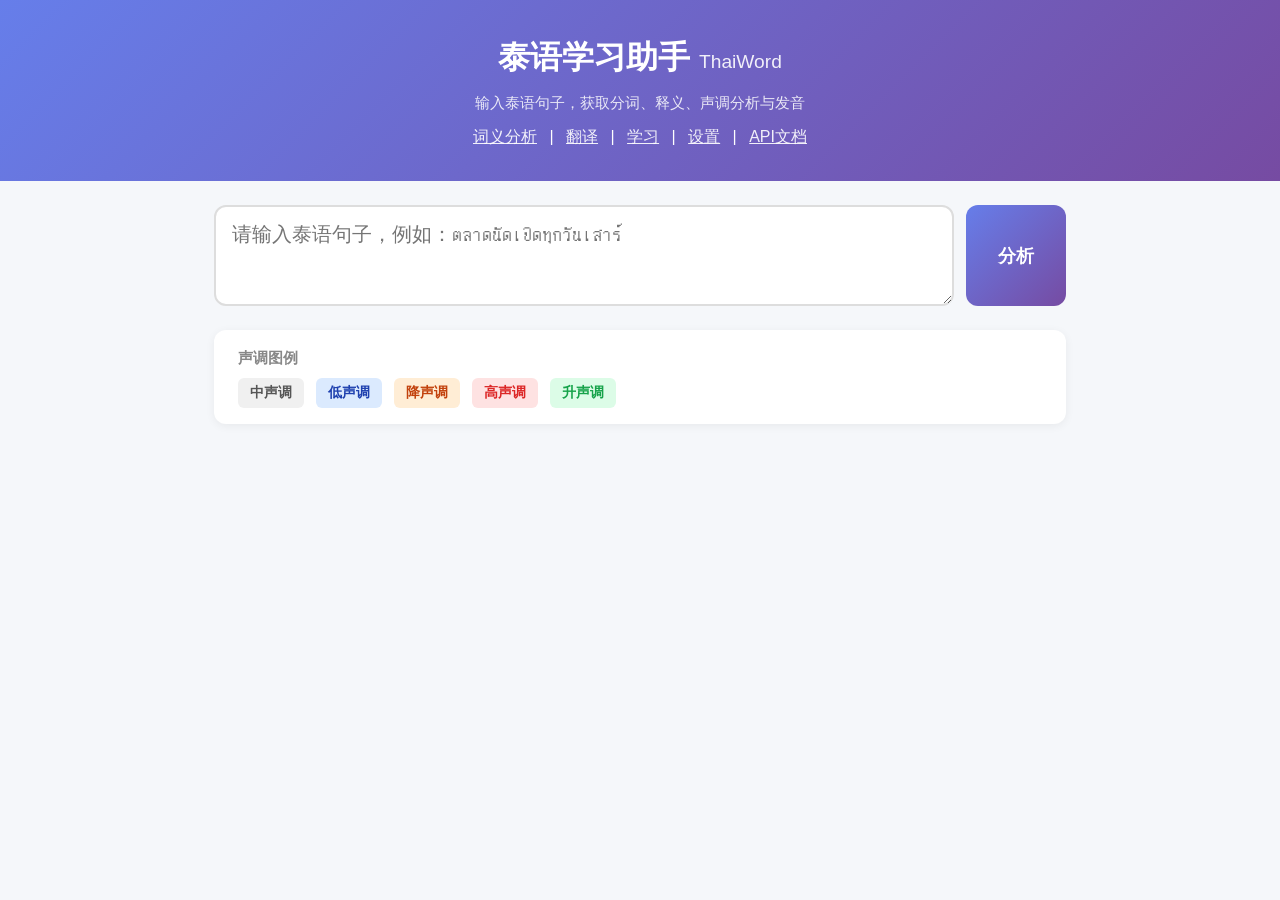
<file: static/index.html>
<!DOCTYPE html>
<html lang="zh-CN">
<head>
    <meta charset="UTF-8">
    <meta name="viewport" content="width=device-width, initial-scale=1.0">
    <title>泰语学习助手 ThaiWord</title>
    <link rel="stylesheet" href="/static/css/style.css">
    <script src="/static/js/crypto.js"></script>
</head>
<body>
    <header>
        <h1>泰语学习助手 <span class="subtitle">ThaiWord</span></h1>
        <p class="tagline">输入泰语句子，获取分词、释义、声调分析与发音</p>
        <div style="margin-top:0.5rem;">
            <a href="/" style="color:rgba(255,255,255,0.9);margin:0 0.5rem;">词义分析</a> |
            <a href="/translate.html" style="color:rgba(255,255,255,0.9);margin:0 0.5rem;">翻译</a> |
            <a href="/learn.html" style="color:rgba(255,255,255,0.9);margin:0 0.5rem;">学习</a> |
            <a href="/settings.html" style="color:rgba(255,255,255,0.9);margin:0 0.5rem;">设置</a> |
            <a href="/api-docs.html" style="color:rgba(255,255,255,0.9);margin:0 0.5rem;">API文档</a>
        </div>
    </header>

    <main>
        <section class="input-section">
            <textarea id="thaiInput" placeholder="请输入泰语句子，例如：ตลาดนัดเปิดทุกวันเสาร์" rows="3"></textarea>
            <button id="analyzeBtn" onclick="analyzeSentence()">分析</button>
            <button id="cancelBtn" onclick="cancelAnalyze()" style="display:none;background:linear-gradient(135deg,#ef4444,#dc2626);">取消</button>
        </section>

        <div class="loading-bar" id="loadingBar"></div>
        <div class="status-text" id="statusText"></div>

        <section id="results" class="results hidden">
            <div id="sentenceDisplay" class="sentence-display"></div>
            <div id="detailPanel" class="detail-panel hidden"></div>
        </section>

        <div id="tooltip" class="tooltip hidden"></div>

        <section class="tone-legend">
            <h3>声调图例</h3>
            <div class="legend-items">
                <span class="tone-mid">中声调</span>
                <span class="tone-low">低声调</span>
                <span class="tone-falling">降声调</span>
                <span class="tone-high">高声调</span>
                <span class="tone-rising">升声调</span>
            </div>
        </section>
    </main>

    <script src="/static/js/app.js"></script>
</body>
</html>
</file>
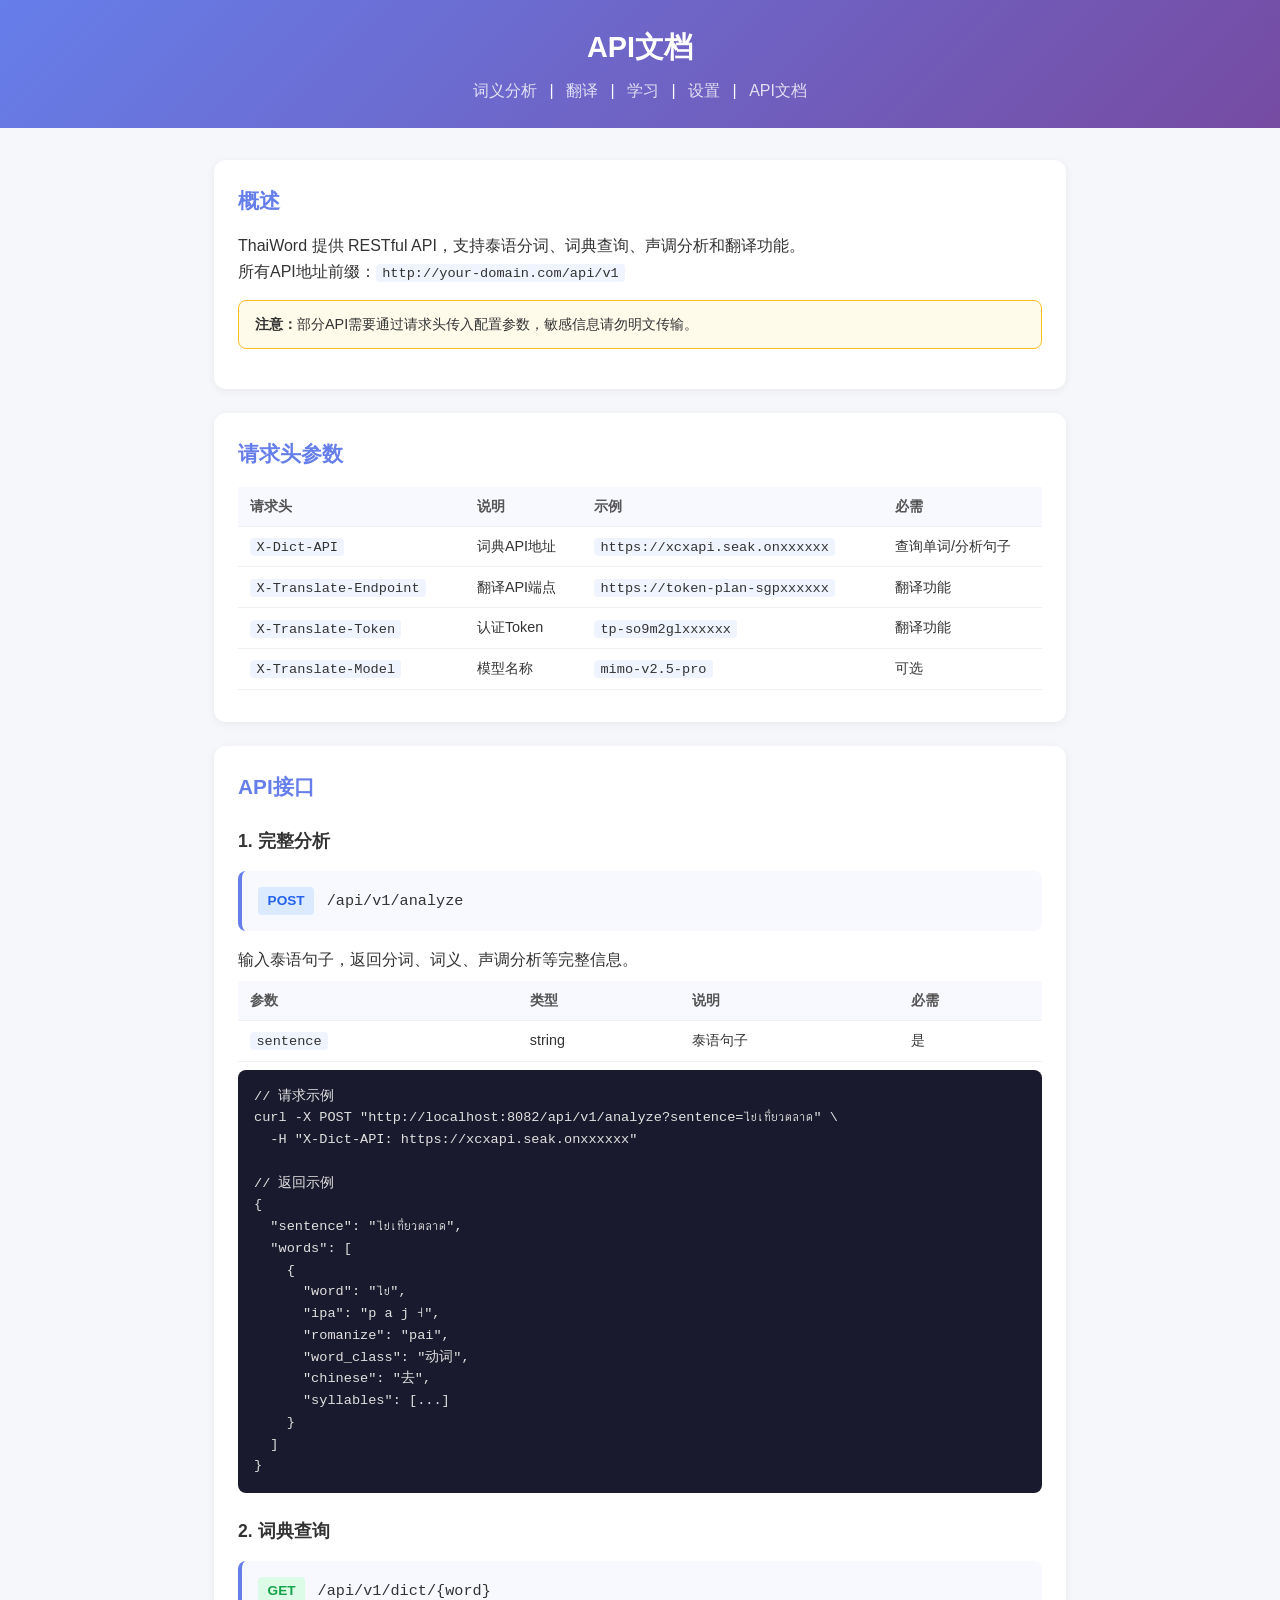
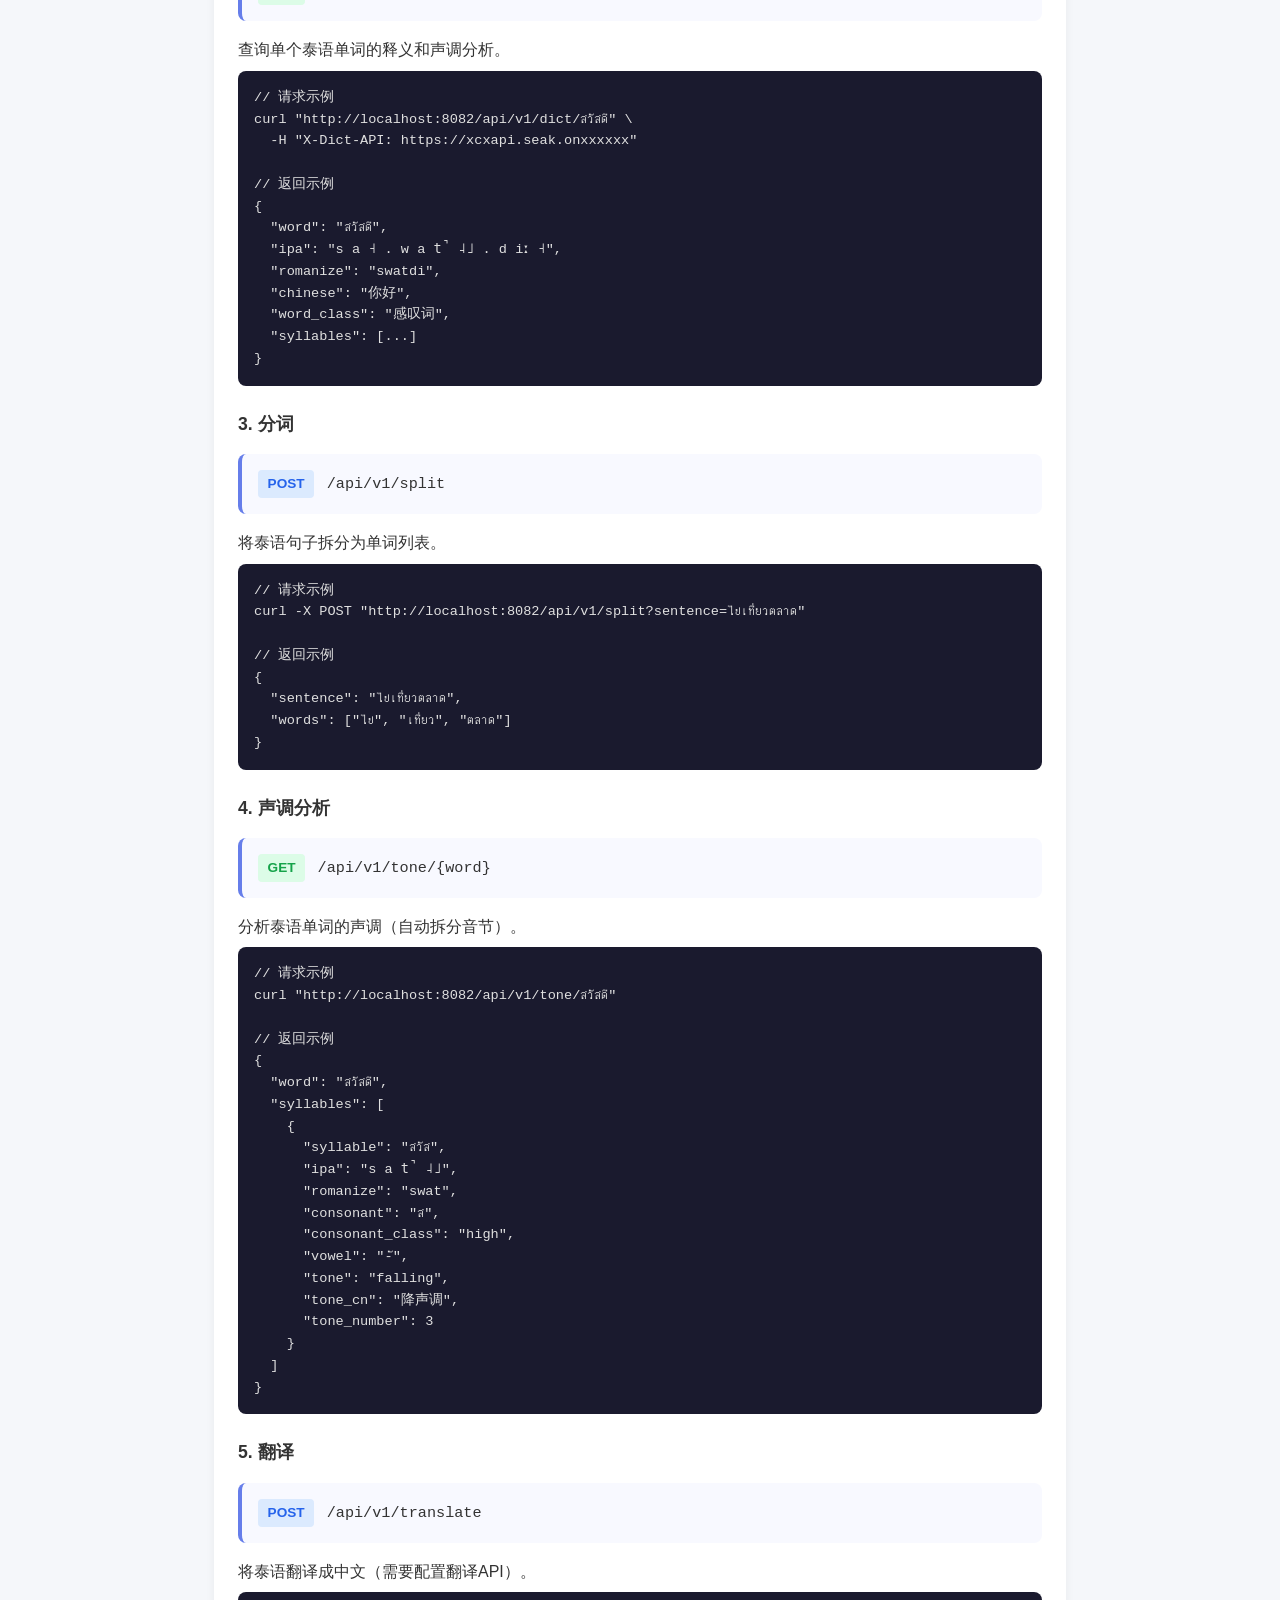
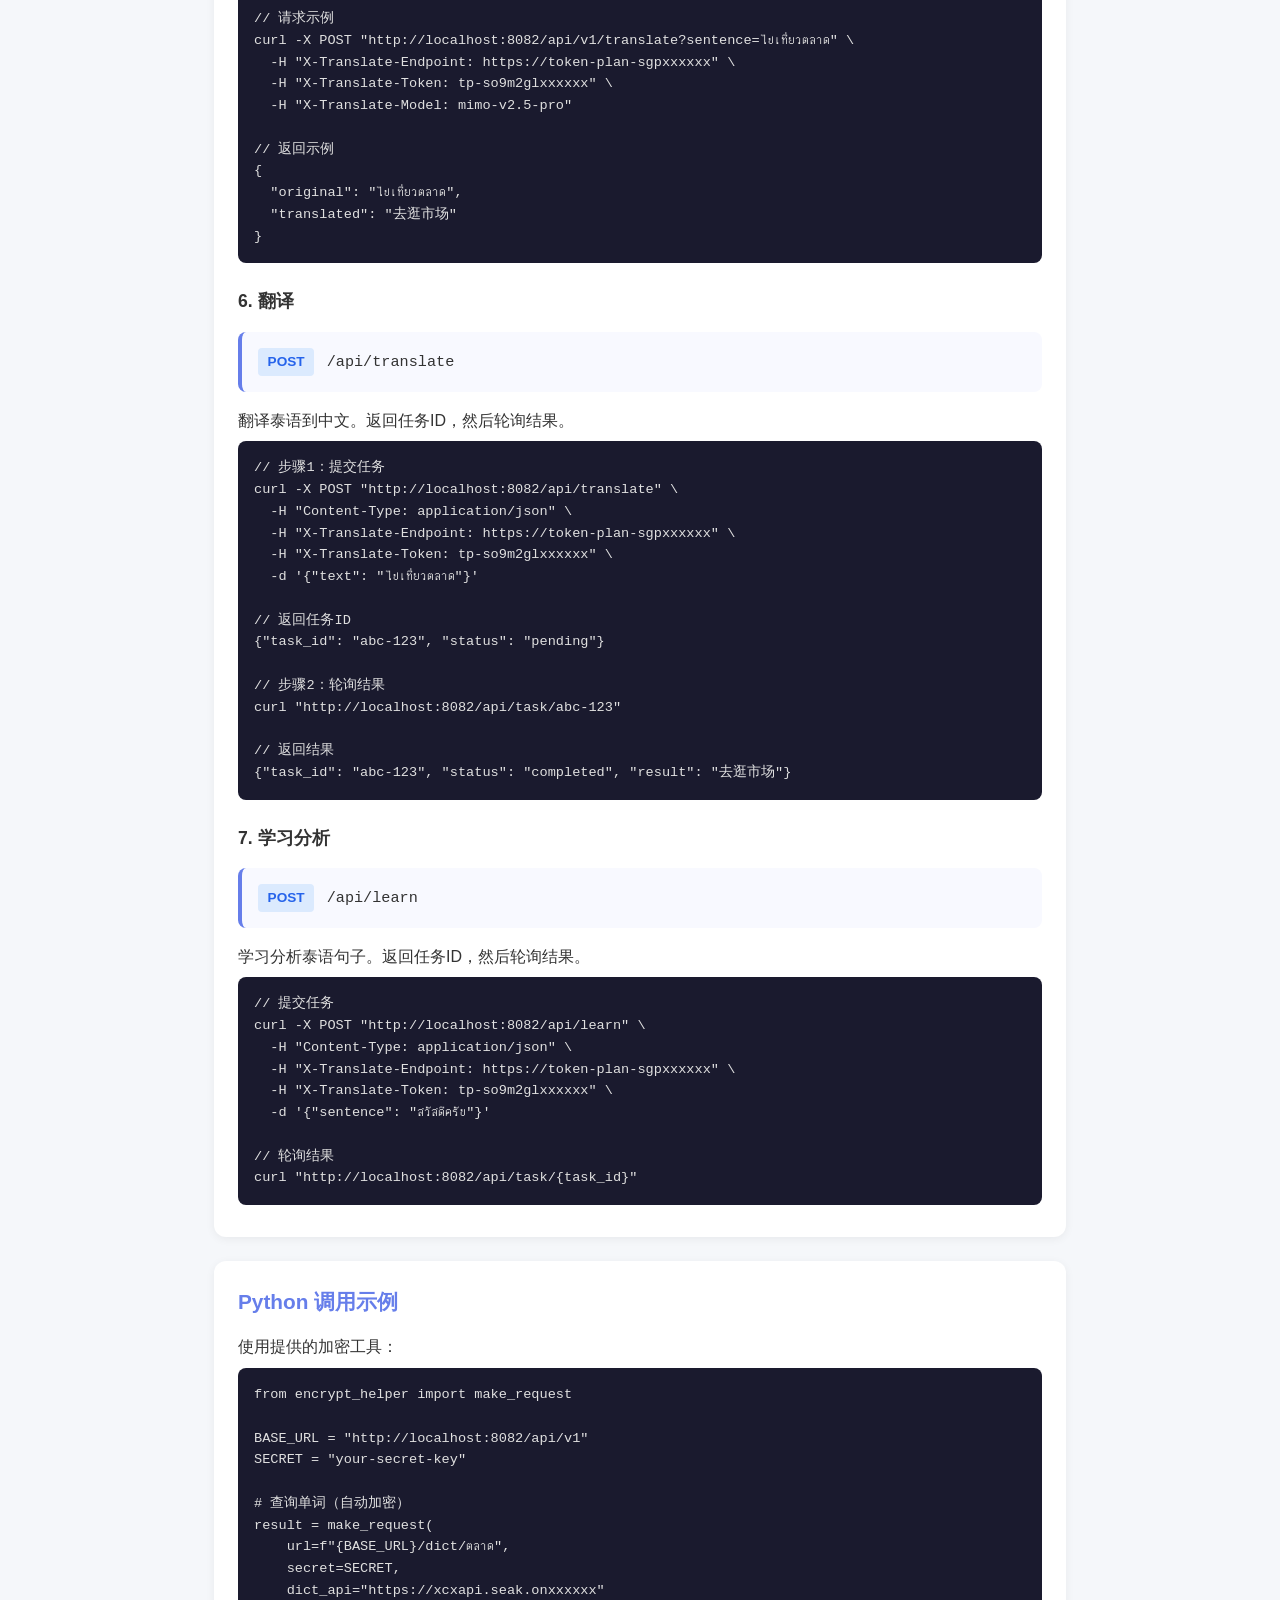
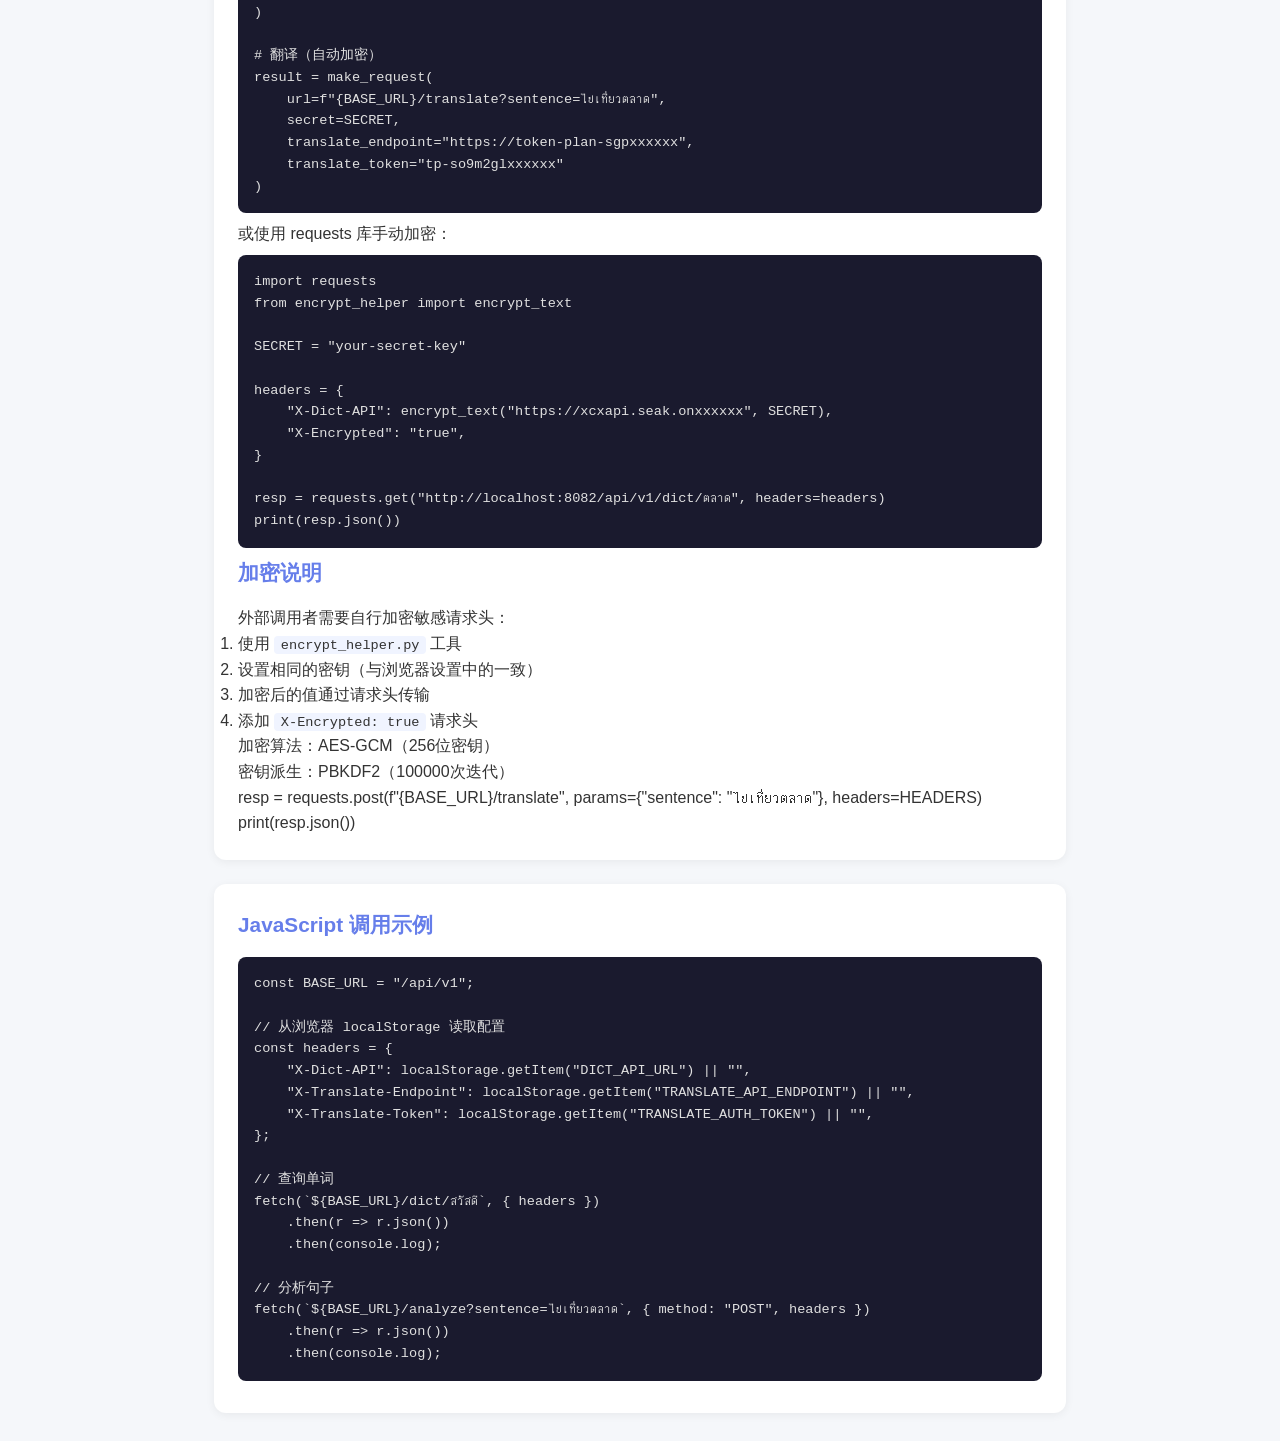
<file: static/api-docs.html>
<!DOCTYPE html>
<html lang="zh-CN">
<head>
    <meta charset="UTF-8">
    <meta name="viewport" content="width=device-width, initial-scale=1.0">
    <title>API文档 - ThaiWord</title>
    <style>
        * { margin: 0; padding: 0; box-sizing: border-box; }
        body {
            font-family: -apple-system, BlinkMacSystemFont, "Segoe UI", Roboto, "Noto Sans SC", sans-serif;
            background: #f5f7fa;
            color: #333;
            line-height: 1.6;
        }
        header {
            background: linear-gradient(135deg, #667eea 0%, #764ba2 100%);
            color: white;
            text-align: center;
            padding: 1.5rem 1rem;
        }
        header h1 { font-size: 1.8rem; }
        header .nav { margin-top: 0.5rem; }
        header .nav a { color: rgba(255,255,255,0.8); text-decoration: none; margin: 0 0.5rem; }
        header .nav a:hover { color: white; }
        main { max-width: 900px; margin: 2rem auto; padding: 0 1.5rem; }
        .card {
            background: white;
            border-radius: 12px;
            padding: 1.5rem;
            box-shadow: 0 2px 10px rgba(0,0,0,0.06);
            margin-bottom: 1.5rem;
        }
        h2 { color: #667eea; margin-bottom: 1rem; font-size: 1.3rem; }
        h3 { color: #333; margin: 1.5rem 0 0.5rem; font-size: 1.1rem; }
        .endpoint {
            background: #f8f9ff;
            border-radius: 8px;
            padding: 1rem;
            margin: 1rem 0;
            border-left: 4px solid #667eea;
        }
        .method {
            display: inline-block;
            padding: 0.2rem 0.6rem;
            border-radius: 4px;
            font-weight: 600;
            font-size: 0.85rem;
            margin-right: 0.5rem;
        }
        .method-get { background: #dcfce7; color: #16a34a; }
        .method-post { background: #dbeafe; color: #2563eb; }
        .url { font-family: monospace; font-size: 0.95rem; }
        table {
            width: 100%;
            border-collapse: collapse;
            margin: 0.5rem 0;
            font-size: 0.9rem;
        }
        th, td {
            padding: 0.5rem 0.75rem;
            text-align: left;
            border-bottom: 1px solid #f0f0f0;
        }
        th { background: #f8f9ff; font-weight: 600; color: #555; }
        code {
            background: #f0f4ff;
            padding: 0.1rem 0.4rem;
            border-radius: 4px;
            font-size: 0.85rem;
            font-family: monospace;
        }
        pre {
            background: #1a1a2e;
            color: #e0e0e0;
            padding: 1rem;
            border-radius: 8px;
            overflow-x: auto;
            font-size: 0.85rem;
            margin: 0.5rem 0;
        }
        .note {
            background: #fffbeb;
            border: 1px solid #fbbf24;
            border-radius: 8px;
            padding: 0.75rem 1rem;
            margin: 1rem 0;
            font-size: 0.9rem;
        }
    </style>
</head>
<body>
    <header>
        <h1>API文档</h1>
        <div class="nav">
            <a href="/">词义分析</a> |
            <a href="/translate.html">翻译</a> |
            <a href="/learn.html">学习</a> |
            <a href="/settings.html">设置</a> |
            <a href="/api-docs.html">API文档</a>
        </div>
    </header>

    <main>
        <div class="card">
            <h2>概述</h2>
            <p>ThaiWord 提供 RESTful API，支持泰语分词、词典查询、声调分析和翻译功能。</p>
            <p>所有API地址前缀：<code>http://your-domain.com/api/v1</code></p>

            <div class="note">
                <strong>注意：</strong>部分API需要通过请求头传入配置参数，敏感信息请勿明文传输。
            </div>
        </div>

        <div class="card">
            <h2>请求头参数</h2>
            <table>
                <thead>
                    <tr>
                        <th>请求头</th>
                        <th>说明</th>
                        <th>示例</th>
                        <th>必需</th>
                    </tr>
                </thead>
                <tbody>
                    <tr>
                        <td><code>X-Dict-API</code></td>
                        <td>词典API地址</td>
                        <td><code>https://xcxapi.seak.onxxxxxx</code></td>
                        <td>查询单词/分析句子</td>
                    </tr>
                    <tr>
                        <td><code>X-Translate-Endpoint</code></td>
                        <td>翻译API端点</td>
                        <td><code>https://token-plan-sgpxxxxxx</code></td>
                        <td>翻译功能</td>
                    </tr>
                    <tr>
                        <td><code>X-Translate-Token</code></td>
                        <td>认证Token</td>
                        <td><code>tp-so9m2glxxxxxx</code></td>
                        <td>翻译功能</td>
                    </tr>
                    <tr>
                        <td><code>X-Translate-Model</code></td>
                        <td>模型名称</td>
                        <td><code>mimo-v2.5-pro</code></td>
                        <td>可选</td>
                    </tr>
                </tbody>
            </table>
        </div>

        <div class="card">
            <h2>API接口</h2>

            <h3>1. 完整分析</h3>
            <div class="endpoint">
                <span class="method method-post">POST</span>
                <span class="url">/api/v1/analyze</span>
            </div>
            <p>输入泰语句子，返回分词、词义、声调分析等完整信息。</p>
            <table>
                <thead>
                    <tr>
                        <th>参数</th>
                        <th>类型</th>
                        <th>说明</th>
                        <th>必需</th>
                    </tr>
                </thead>
                <tbody>
                    <tr>
                        <td><code>sentence</code></td>
                        <td>string</td>
                        <td>泰语句子</td>
                        <td>是</td>
                    </tr>
                </tbody>
            </table>
            <pre>
// 请求示例
curl -X POST "http://localhost:8082/api/v1/analyze?sentence=ไปเที่ยวตลาด" \
  -H "X-Dict-API: https://xcxapi.seak.onxxxxxx"

// 返回示例
{
  "sentence": "ไปเที่ยวตลาด",
  "words": [
    {
      "word": "ไป",
      "ipa": "p a j ˧",
      "romanize": "pai",
      "word_class": "动词",
      "chinese": "去",
      "syllables": [...]
    }
  ]
}</pre>

            <h3>2. 词典查询</h3>
            <div class="endpoint">
                <span class="method method-get">GET</span>
                <span class="url">/api/v1/dict/{word}</span>
            </div>
            <p>查询单个泰语单词的释义和声调分析。</p>
            <pre>
// 请求示例
curl "http://localhost:8082/api/v1/dict/สวัสดี" \
  -H "X-Dict-API: https://xcxapi.seak.onxxxxxx"

// 返回示例
{
  "word": "สวัสดี",
  "ipa": "s a ˧ . w a t̚ ˨˩ . d iː ˧",
  "romanize": "swatdi",
  "chinese": "你好",
  "word_class": "感叹词",
  "syllables": [...]
}</pre>

            <h3>3. 分词</h3>
            <div class="endpoint">
                <span class="method method-post">POST</span>
                <span class="url">/api/v1/split</span>
            </div>
            <p>将泰语句子拆分为单词列表。</p>
            <pre>
// 请求示例
curl -X POST "http://localhost:8082/api/v1/split?sentence=ไปเที่ยวตลาด"

// 返回示例
{
  "sentence": "ไปเที่ยวตลาด",
  "words": ["ไป", "เที่ยว", "ตลาด"]
}</pre>

            <h3>4. 声调分析</h3>
            <div class="endpoint">
                <span class="method method-get">GET</span>
                <span class="url">/api/v1/tone/{word}</span>
            </div>
            <p>分析泰语单词的声调（自动拆分音节）。</p>
            <pre>
// 请求示例
curl "http://localhost:8082/api/v1/tone/สวัสดี"

// 返回示例
{
  "word": "สวัสดี",
  "syllables": [
    {
      "syllable": "สวัส",
      "ipa": "s a t̚ ˨˩",
      "romanize": "swat",
      "consonant": "ส",
      "consonant_class": "high",
      "vowel": "-ั",
      "tone": "falling",
      "tone_cn": "降声调",
      "tone_number": 3
    }
  ]
}</pre>

            <h3>5. 翻译</h3>
            <div class="endpoint">
                <span class="method method-post">POST</span>
                <span class="url">/api/v1/translate</span>
            </div>
            <p>将泰语翻译成中文（需要配置翻译API）。</p>
            <pre>
// 请求示例
curl -X POST "http://localhost:8082/api/v1/translate?sentence=ไปเที่ยวตลาด" \
  -H "X-Translate-Endpoint: https://token-plan-sgpxxxxxx" \
  -H "X-Translate-Token: tp-so9m2glxxxxxx" \
  -H "X-Translate-Model: mimo-v2.5-pro"

// 返回示例
{
  "original": "ไปเที่ยวตลาด",
  "translated": "去逛市场"
}</pre>

            <h3>6. 翻译</h3>
            <div class="endpoint">
                <span class="method method-post">POST</span>
                <span class="url">/api/translate</span>
            </div>
            <p>翻译泰语到中文。返回任务ID，然后轮询结果。</p>
            <pre>
// 步骤1：提交任务
curl -X POST "http://localhost:8082/api/translate" \
  -H "Content-Type: application/json" \
  -H "X-Translate-Endpoint: https://token-plan-sgpxxxxxx" \
  -H "X-Translate-Token: tp-so9m2glxxxxxx" \
  -d '{"text": "ไปเที่ยวตลาด"}'

// 返回任务ID
{"task_id": "abc-123", "status": "pending"}

// 步骤2：轮询结果
curl "http://localhost:8082/api/task/abc-123"

// 返回结果
{"task_id": "abc-123", "status": "completed", "result": "去逛市场"}</pre>

            <h3>7. 学习分析</h3>
            <div class="endpoint">
                <span class="method method-post">POST</span>
                <span class="url">/api/learn</span>
            </div>
            <p>学习分析泰语句子。返回任务ID，然后轮询结果。</p>
            <pre>
// 提交任务
curl -X POST "http://localhost:8082/api/learn" \
  -H "Content-Type: application/json" \
  -H "X-Translate-Endpoint: https://token-plan-sgpxxxxxx" \
  -H "X-Translate-Token: tp-so9m2glxxxxxx" \
  -d '{"sentence": "สวัสดีครับ"}'

// 轮询结果
curl "http://localhost:8082/api/task/{task_id}"</pre>
        </div>

        <div class="card">
            <h2>Python 调用示例</h2>
            <p>使用提供的加密工具：</p>
            <pre>
from encrypt_helper import make_request

BASE_URL = "http://localhost:8082/api/v1"
SECRET = "your-secret-key"

# 查询单词（自动加密）
result = make_request(
    url=f"{BASE_URL}/dict/ตลาด",
    secret=SECRET,
    dict_api="https://xcxapi.seak.onxxxxxx"
)

# 翻译（自动加密）
result = make_request(
    url=f"{BASE_URL}/translate?sentence=ไปเที่ยวตลาด",
    secret=SECRET,
    translate_endpoint="https://token-plan-sgpxxxxxx",
    translate_token="tp-so9m2glxxxxxx"
)</pre>

            <p>或使用 requests 库手动加密：</p>
            <pre>
import requests
from encrypt_helper import encrypt_text

SECRET = "your-secret-key"

headers = {
    "X-Dict-API": encrypt_text("https://xcxapi.seak.onxxxxxx", SECRET),
    "X-Encrypted": "true",
}

resp = requests.get("http://localhost:8082/api/v1/dict/ตลาด", headers=headers)
print(resp.json())</pre>

            <h2>加密说明</h2>
            <p>外部调用者需要自行加密敏感请求头：</p>
            <ol>
                <li>使用 <code>encrypt_helper.py</code> 工具</li>
                <li>设置相同的密钥（与浏览器设置中的一致）</li>
                <li>加密后的值通过请求头传输</li>
                <li>添加 <code>X-Encrypted: true</code> 请求头</li>
            </ol>

            <p>加密算法：AES-GCM（256位密钥）</p>
            <p>密钥派生：PBKDF2（100000次迭代）</p>
resp = requests.post(f"{BASE_URL}/translate", params={"sentence": "ไปเที่ยวตลาด"}, headers=HEADERS)
print(resp.json())</pre>
        </div>

        <div class="card">
            <h2>JavaScript 调用示例</h2>
            <pre>
const BASE_URL = "/api/v1";

// 从浏览器 localStorage 读取配置
const headers = {
    "X-Dict-API": localStorage.getItem("DICT_API_URL") || "",
    "X-Translate-Endpoint": localStorage.getItem("TRANSLATE_API_ENDPOINT") || "",
    "X-Translate-Token": localStorage.getItem("TRANSLATE_AUTH_TOKEN") || "",
};

// 查询单词
fetch(`${BASE_URL}/dict/สวัสดี`, { headers })
    .then(r => r.json())
    .then(console.log);

// 分析句子
fetch(`${BASE_URL}/analyze?sentence=ไปเที่ยวตลาด`, { method: "POST", headers })
    .then(r => r.json())
    .then(console.log);</pre>
        </div>
    </main>
</body>
</html>
</file>
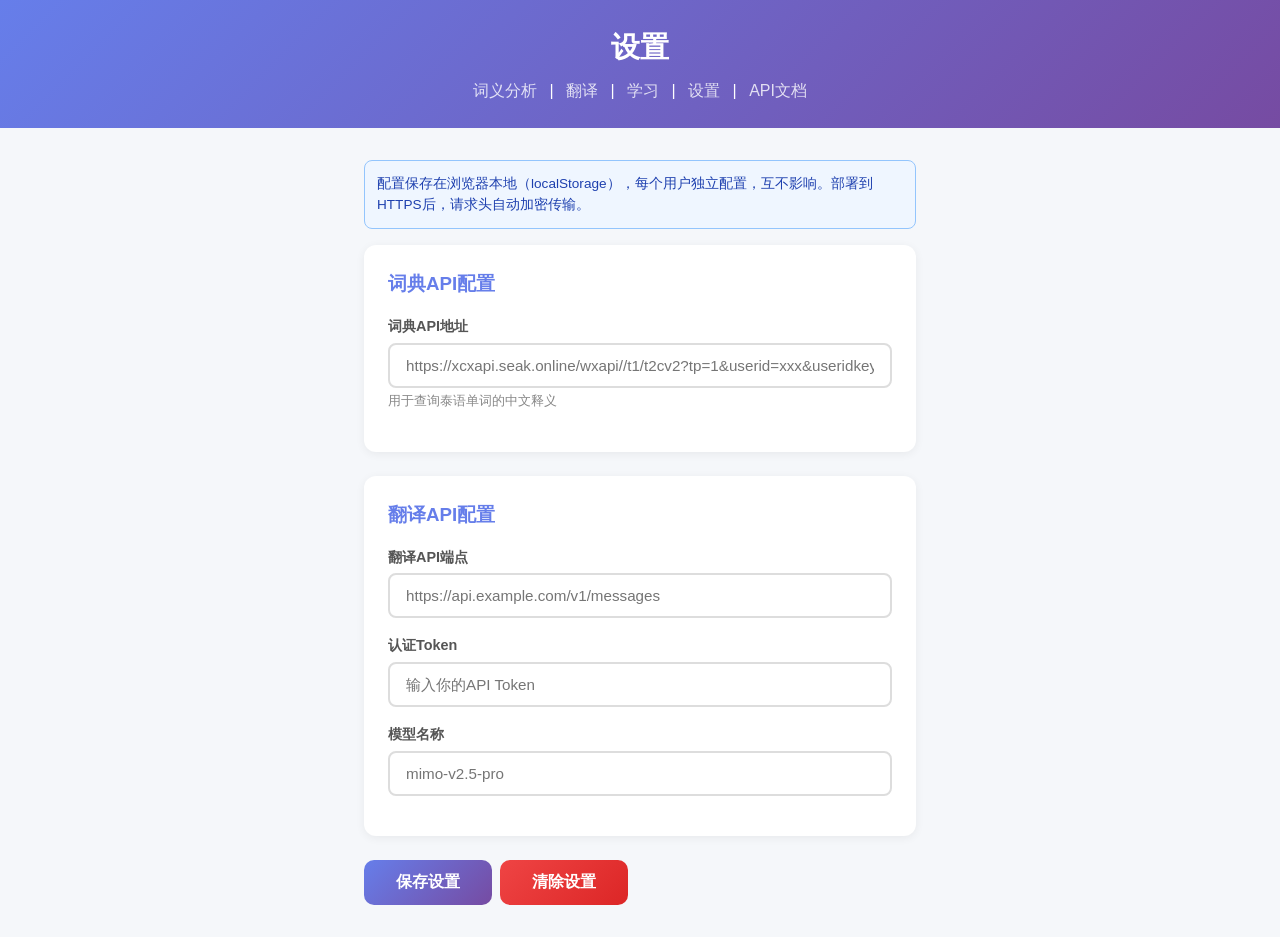
<file: static/settings.html>
<!DOCTYPE html>
<html lang="zh-CN">
<head>
    <meta charset="UTF-8">
    <meta name="viewport" content="width=device-width, initial-scale=1.0">
    <title>设置 - ThaiWord</title>
    <style>
        * { margin: 0; padding: 0; box-sizing: border-box; }
        body {
            font-family: -apple-system, BlinkMacSystemFont, "Segoe UI", Roboto, "Noto Sans SC", sans-serif;
            background: #f5f7fa;
            color: #333;
            line-height: 1.6;
        }
        header {
            background: linear-gradient(135deg, #667eea 0%, #764ba2 100%);
            color: white;
            text-align: center;
            padding: 1.5rem 1rem;
        }
        header h1 { font-size: 1.8rem; }
        header .nav { margin-top: 0.5rem; }
        header .nav a { color: rgba(255,255,255,0.8); text-decoration: none; margin: 0 0.5rem; }
        header .nav a:hover { color: white; }
        main { max-width: 600px; margin: 2rem auto; padding: 0 1.5rem; }
        .card {
            background: white;
            border-radius: 12px;
            padding: 1.5rem;
            box-shadow: 0 2px 10px rgba(0,0,0,0.06);
            margin-bottom: 1.5rem;
        }
        label { display: block; font-weight: 600; margin-bottom: 0.3rem; color: #555; font-size: 0.9rem; }
        input[type="text"], input[type="password"] {
            width: 100%;
            padding: 0.75rem 1rem;
            font-size: 0.95rem;
            font-family: inherit;
            border: 2px solid #ddd;
            border-radius: 8px;
            transition: border-color 0.2s;
            margin-bottom: 1rem;
        }
        input:focus { outline: none; border-color: #667eea; }
        .help { font-size: 0.8rem; color: #888; margin-top: -0.8rem; margin-bottom: 1rem; }
        .btn {
            display: inline-block;
            padding: 0.75rem 2rem;
            font-size: 1rem;
            font-weight: 600;
            color: white;
            background: linear-gradient(135deg, #667eea 0%, #764ba2 100%);
            border: none;
            border-radius: 10px;
            cursor: pointer;
            transition: transform 0.15s, box-shadow 0.15s;
        }
        .btn:hover { transform: translateY(-1px); box-shadow: 0 4px 15px rgba(102,126,234,0.4); }
        .btn-danger { background: linear-gradient(135deg, #ef4444 0%, #dc2626 100%); }
        .btn-secondary { background: #6b7280; }
        .status { padding: 0.5rem 1rem; border-radius: 8px; margin-top: 1rem; font-size: 0.9rem; }
        .status.success { background: #dcfce7; color: #16a34a; }
        .status.error { background: #fee2e2; color: #dc2626; }
        .btn-group { display: flex; gap: 0.5rem; margin-top: 1rem; }
        .note { background: #eff6ff; border: 1px solid #93c5fd; border-radius: 8px; padding: 0.75rem; margin-bottom: 1rem; font-size: 0.85rem; color: #1e40af; }
    </style>
</head>
<body>
    <header>
        <h1>设置</h1>
        <div class="nav">
            <a href="/">词义分析</a> |
            <a href="/translate.html">翻译</a> |
            <a href="/learn.html">学习</a> |
            <a href="/settings.html">设置</a> |
            <a href="/api-docs.html">API文档</a>
        </div>
    </header>

    <main>
        <div class="note">
            配置保存在浏览器本地（localStorage），每个用户独立配置，互不影响。部署到HTTPS后，请求头自动加密传输。
        </div>

        <div class="card">
            <h3 style="margin-bottom:1rem;color:#667eea;">词典API配置</h3>
            <label for="dictApiUrl">词典API地址</label>
            <input type="text" id="dictApiUrl" placeholder="https://xcxapi.seak.online/wxapi//t1/t2cv2?tp=1&userid=xxx&useridkey=xxx">
            <div class="help">用于查询泰语单词的中文释义</div>
        </div>

        <div class="card">
            <h3 style="margin-bottom:1rem;color:#667eea;">翻译API配置</h3>
            <label for="translateEndpoint">翻译API端点</label>
            <input type="text" id="translateEndpoint" placeholder="https://api.example.com/v1/messages">

            <label for="translateToken">认证Token</label>
            <input type="password" id="translateToken" placeholder="输入你的API Token">

            <label for="translateModel">模型名称</label>
            <input type="text" id="translateModel" placeholder="mimo-v2.5-pro">
        </div>

        <div class="btn-group">
            <button class="btn" onclick="saveSettings()">保存设置</button>
            <button class="btn btn-danger" onclick="clearSettings()">清除设置</button>
        </div>

        <div id="status" class="status" style="display:none;"></div>
    </main>

    <script>
        // Load saved settings
        function loadSettings() {
            document.getElementById('dictApiUrl').value = localStorage.getItem('DICT_API_URL') || '';
            document.getElementById('translateEndpoint').value = localStorage.getItem('TRANSLATE_API_ENDPOINT') || '';
            document.getElementById('translateToken').value = localStorage.getItem('TRANSLATE_AUTH_TOKEN') || '';
            document.getElementById('translateModel').value = localStorage.getItem('TRANSLATE_MODEL') || '';
        }

        // Save settings to localStorage
        function saveSettings() {
            localStorage.setItem('DICT_API_URL', document.getElementById('dictApiUrl').value.trim());
            localStorage.setItem('TRANSLATE_API_ENDPOINT', document.getElementById('translateEndpoint').value.trim());
            localStorage.setItem('TRANSLATE_AUTH_TOKEN', document.getElementById('translateToken').value.trim());
            localStorage.setItem('TRANSLATE_MODEL', document.getElementById('translateModel').value.trim());
            showStatus('设置已保存', 'success');
        }

        // Clear all settings
        function clearSettings() {
            if (confirm('确定要清除所有设置吗？')) {
                localStorage.removeItem('DICT_API_URL');
                localStorage.removeItem('TRANSLATE_API_ENDPOINT');
                localStorage.removeItem('TRANSLATE_AUTH_TOKEN');
                localStorage.removeItem('TRANSLATE_MODEL');
                loadSettings();
                showStatus('设置已清除', 'success');
            }
        }

        // Show status message
        function showStatus(msg, type) {
            const el = document.getElementById('status');
            el.textContent = msg;
            el.className = 'status ' + type;
            el.style.display = 'block';
            setTimeout(() => el.style.display = 'none', 3000);
        }

        // Load on page load
        loadSettings();
    </script>
</body>
</html>
</file>
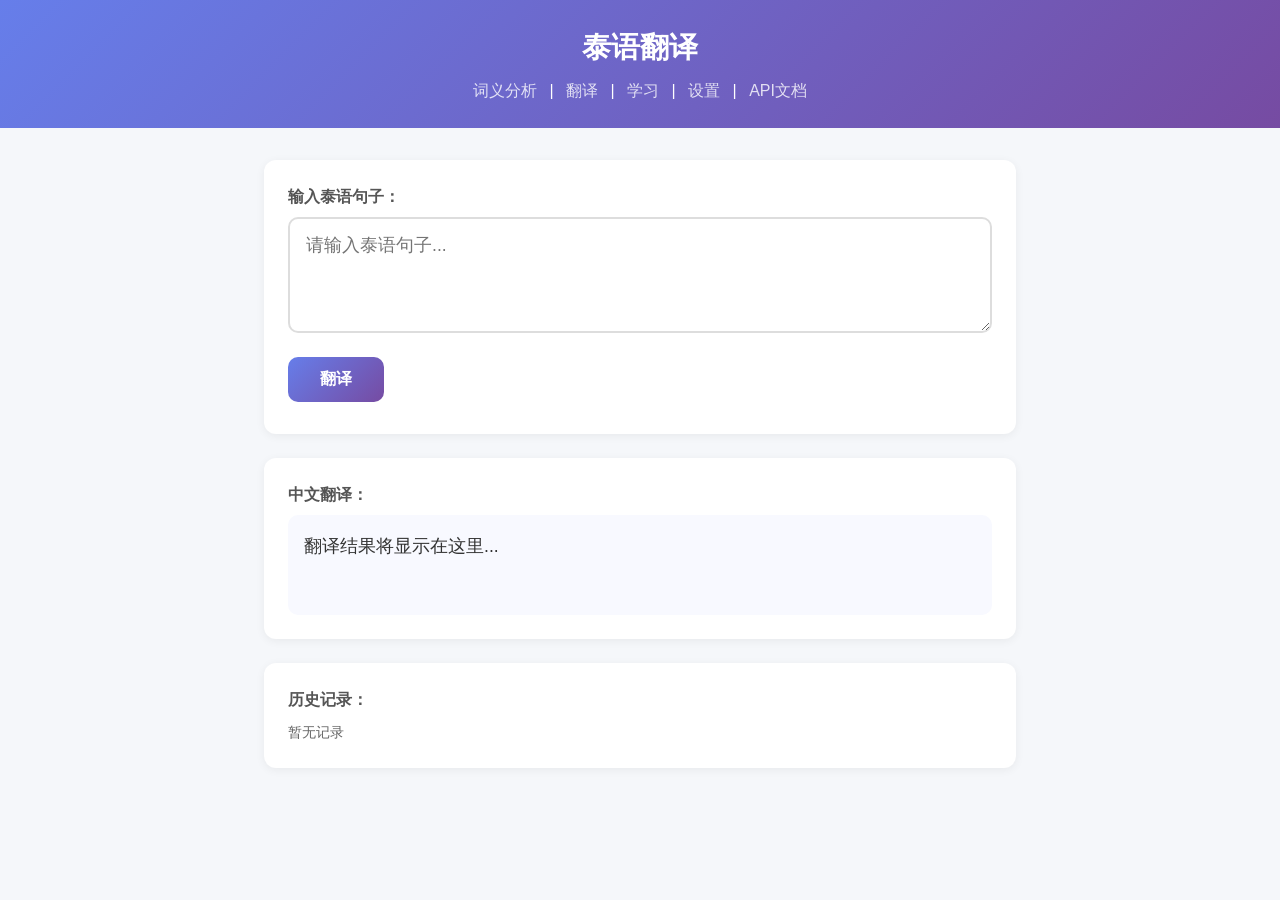
<file: static/translate.html>
<!DOCTYPE html>
<html lang="zh-CN">
<head>
    <meta charset="UTF-8">
    <meta name="viewport" content="width=device-width, initial-scale=1.0">
    <title>泰语翻译</title>
    <style>
        * { margin: 0; padding: 0; box-sizing: border-box; }
        body {
            font-family: -apple-system, BlinkMacSystemFont, "Segoe UI", Roboto, "Noto Sans SC", sans-serif;
            background: #f5f7fa;
            color: #333;
            line-height: 1.6;
        }
        header {
            background: linear-gradient(135deg, #667eea 0%, #764ba2 100%);
            color: white;
            text-align: center;
            padding: 1.5rem 1rem;
        }
        header h1 { font-size: 1.8rem; }
        header .nav { margin-top: 0.5rem; }
        header .nav a { color: rgba(255,255,255,0.8); text-decoration: none; margin: 0 0.5rem; }
        header .nav a:hover { color: white; }
        main { max-width: 800px; margin: 2rem auto; padding: 0 1.5rem; }
        .card {
            background: white;
            border-radius: 12px;
            padding: 1.5rem;
            box-shadow: 0 2px 10px rgba(0,0,0,0.06);
            margin-bottom: 1.5rem;
        }
        label { display: block; font-weight: 600; margin-bottom: 0.5rem; color: #555; }
        textarea {
            width: 100%;
            padding: 0.875rem 1rem;
            font-size: 1.1rem;
            font-family: inherit;
            border: 2px solid #ddd;
            border-radius: 10px;
            resize: vertical;
            transition: border-color 0.2s;
        }
        textarea:focus { outline: none; border-color: #667eea; }
        .btn-group { display: flex; gap: 0.5rem; margin-top: 1rem; }
        .btn {
            display: inline-block;
            padding: 0.75rem 2rem;
            font-size: 1rem;
            font-weight: 600;
            color: white;
            background: linear-gradient(135deg, #667eea 0%, #764ba2 100%);
            border: none;
            border-radius: 10px;
            cursor: pointer;
            transition: transform 0.15s, box-shadow 0.15s;
        }
        .btn:hover { transform: translateY(-1px); box-shadow: 0 4px 15px rgba(102,126,234,0.4); }
        .btn:disabled { opacity: 0.6; cursor: not-allowed; transform: none; }
        .btn-danger { background: linear-gradient(135deg, #ef4444 0%, #dc2626 100%); }
        .result-area {
            min-height: 100px;
            padding: 1rem;
            background: #f8f9ff;
            border-radius: 10px;
            font-size: 1.1rem;
            line-height: 1.8;
            white-space: pre-wrap;
        }
        .loading-bar {
            display: none;
            height: 4px;
            background: linear-gradient(90deg, #667eea, #764ba2, #667eea);
            background-size: 200% 100%;
            animation: loading-gradient 1.5s ease infinite;
            border-radius: 2px;
            margin-top: 0.5rem;
        }
        .loading-bar.show { display: block; }
        @keyframes loading-gradient {
            0% { background-position: 0% 50%; }
            50% { background-position: 100% 50%; }
            100% { background-position: 0% 50%; }
        }
        .status-text {
            font-size: 0.85rem;
            color: #667eea;
            margin-top: 0.3rem;
            display: none;
        }
        .status-text.show { display: block; }
        .error { color: #dc2626; margin-top: 0.5rem; font-size: 0.9rem; }
    </style>
</head>
<body>
    <header>
        <h1>泰语翻译</h1>
        <div class="nav">
            <a href="/">词义分析</a> |
            <a href="/translate.html">翻译</a> |
            <a href="/learn.html">学习</a> |
            <a href="/settings.html">设置</a> |
            <a href="/api-docs.html">API文档</a>
        </div>
    </header>

    <main>
        <div class="card">
            <label for="thaiInput">输入泰语句子：</label>
            <textarea id="thaiInput" rows="4" placeholder="请输入泰语句子..."></textarea>
            <div class="btn-group">
                <button class="btn" id="translateBtn" onclick="doTranslate()">翻译</button>
                <button class="btn btn-danger" id="cancelBtn" onclick="cancelTask()" style="display:none;">取消</button>
            </div>
            <div class="loading-bar" id="loadingBar"></div>
            <div class="status-text" id="statusText"></div>
            <div class="error" id="error"></div>
        </div>

        <div class="card">
            <label>中文翻译：</label>
            <div class="result-area" id="result">翻译结果将显示在这里...</div>
        </div>

        <div class="card">
            <label>历史记录：</label>
            <div id="history" style="font-size:0.9rem;color:#666;">暂无记录</div>
        </div>
    </main>

    <script>
        let history = [];
        let currentTaskId = null;
        let pollTimer = null;

        function escapeHtml(str) {
            const div = document.createElement('div');
            div.appendChild(document.createTextNode(str));
            return div.innerHTML;
        }

        function getHeaders() {
            return {
                "Content-Type": "application/json",
                "X-Translate-Endpoint": localStorage.getItem("TRANSLATE_API_ENDPOINT") || "",
                "X-Translate-Token": localStorage.getItem("TRANSLATE_AUTH_TOKEN") || "",
                "X-Translate-Model": localStorage.getItem("TRANSLATE_MODEL") || "",
            };
        }

        async function doTranslate() {
            const input = document.getElementById("thaiInput").value.trim();
            if (!input || currentTaskId) return;

            const translateBtn = document.getElementById("translateBtn");
            const cancelBtn = document.getElementById("cancelBtn");
            const loadingBar = document.getElementById("loadingBar");
            const statusText = document.getElementById("statusText");
            const error = document.getElementById("error");
            const result = document.getElementById("result");

            translateBtn.disabled = true;
            cancelBtn.style.display = "inline-block";
            loadingBar.classList.add("show");
            statusText.classList.add("show");
            statusText.textContent = "翻译中，你可以继续使用其他功能...";
            error.textContent = "";

            try {
                // Start async task
                const resp = await fetch("/api/translate", {
                    method: "POST",
                    headers: getHeaders(),
                    body: JSON.stringify({ text: input })
                });

                if (!resp.ok) throw new Error("请求失败");

                const data = await resp.json();
                if (data.status === "failed") {
                    throw new Error(data.error);
                }

                currentTaskId = data.task_id;
                statusText.textContent = "任务已提交，等待结果...";

                // Poll for result
                pollForResult(input);

            } catch (err) {
                error.textContent = err.message;
                resetUI();
            }
        }

        async function pollForResult(input) {
            pollTimer = setInterval(async () => {
                if (!currentTaskId) return;

                try {
                    const resp = await fetch(`/api/task/${currentTaskId}`);
                    const data = await resp.json();

                    if (data.status === "completed") {
                        clearInterval(pollTimer);
                        document.getElementById("result").textContent = data.result;
                        history.unshift({ thai: input, chinese: data.result });
                        if (history.length > 20) history.pop();
                        renderHistory();
                        resetUI();
                    } else if (data.status === "failed") {
                        clearInterval(pollTimer);
                        document.getElementById("error").textContent = data.error;
                        resetUI();
                    } else {
                        document.getElementById("statusText").textContent = "处理中...";
                    }
                } catch (err) {
                    clearInterval(pollTimer);
                    document.getElementById("error").textContent = "查询状态失败";
                    resetUI();
                }
            }, 1000); // Poll every second
        }

        function cancelTask() {
            if (pollTimer) clearInterval(pollTimer);
            currentTaskId = null;
            resetUI();
            document.getElementById("statusText").textContent = "已取消";
        }

        function resetUI() {
            currentTaskId = null;
            document.getElementById("translateBtn").disabled = false;
            document.getElementById("cancelBtn").style.display = "none";
            document.getElementById("loadingBar").classList.remove("show");
            setTimeout(() => {
                document.getElementById("statusText").classList.remove("show");
            }, 2000);
        }

        function renderHistory() {
            const el = document.getElementById("history");
            if (history.length === 0) {
                el.innerHTML = '<div style="color:#888;font-size:0.9rem;">暂无记录</div>';
                return;
            }
            el.innerHTML = history.map((h, i) =>
                `<div style="padding:0.4rem 0;border-bottom:1px solid #f0f0f0;cursor:pointer;" onclick="document.getElementById('thaiInput').value=this.querySelector('.hist-thai').textContent">
                    <div class="hist-thai" style="font-size:1rem;">${escapeHtml(h.thai)}</div>
                    <div style="color:#667eea;">→ ${escapeHtml(h.chinese)}</div>
                </div>`
            ).join("");
        }

        document.getElementById("thaiInput").addEventListener("keydown", e => {
            if (e.key === "Enter" && !e.shiftKey) {
                e.preventDefault();
                doTranslate();
            }
        });
    </script>
</body>
</html>
</file>
<file: static/css/style.css>
* {
    margin: 0;
    padding: 0;
    box-sizing: border-box;
}

body {
    font-family: -apple-system, BlinkMacSystemFont, "Segoe UI", Roboto, "Noto Sans SC", "Microsoft YaHei", sans-serif;
    background: #f5f7fa;
    color: #333;
    line-height: 1.6;
}

header {
    background: linear-gradient(135deg, #667eea 0%, #764ba2 100%);
    color: white;
    text-align: center;
    padding: 2rem 1rem;
}

header h1 {
    font-size: 2rem;
    font-weight: 700;
}

header .subtitle {
    font-size: 1.2rem;
    font-weight: 300;
    opacity: 0.9;
}

header .tagline {
    margin-top: 0.5rem;
    font-size: 0.95rem;
    opacity: 0.85;
}

main {
    max-width: 900px;
    margin: 0 auto;
    padding: 1.5rem;
}

/* Input Section */
.input-section {
    display: flex;
    gap: 0.75rem;
    margin-bottom: 1.5rem;
}

.input-section textarea {
    flex: 1;
    padding: 0.875rem 1rem;
    font-size: 1.25rem;
    font-family: inherit;
    border: 2px solid #ddd;
    border-radius: 12px;
    resize: vertical;
    transition: border-color 0.2s;
    background: white;
}

.input-section textarea:focus {
    outline: none;
    border-color: #667eea;
}

.input-section button {
    padding: 0.875rem 2rem;
    font-size: 1.1rem;
    font-weight: 600;
    color: white;
    background: linear-gradient(135deg, #667eea 0%, #764ba2 100%);
    border: none;
    border-radius: 12px;
    cursor: pointer;
    transition: transform 0.15s, box-shadow 0.15s;
    white-space: nowrap;
}

.input-section button:hover {
    transform: translateY(-1px);
    box-shadow: 0 4px 15px rgba(102, 126, 234, 0.4);
}

.input-section button:active {
    transform: translateY(0);
}

/* Loading */
.loading {
    display: flex;
    align-items: center;
    justify-content: center;
    gap: 0.75rem;
    padding: 2rem;
    color: #667eea;
    font-size: 1.1rem;
}

.loading-bar {
    display: none;
    height: 4px;
    background: linear-gradient(90deg, #667eea, #764ba2, #667eea);
    background-size: 200% 100%;
    animation: loading-gradient 1.5s ease infinite;
    border-radius: 2px;
    margin-top: 0.5rem;
}
.loading-bar.show { display: block; }
@keyframes loading-gradient {
    0% { background-position: 0% 50%; }
    50% { background-position: 100% 50%; }
    100% { background-position: 0% 50%; }
}
.status-text {
    font-size: 0.85rem;
    color: #667eea;
    margin-top: 0.3rem;
    display: none;
    text-align: center;
}
.status-text.show { display: block; }

.spinner {
    width: 24px;
    height: 24px;
    border: 3px solid #e0e0e0;
    border-top-color: #667eea;
    border-radius: 50%;
    animation: spin 0.8s linear infinite;
}

@keyframes spin {
    to { transform: rotate(360deg); }
}

.hidden {
    display: none !important;
}

/* Sentence Display */
.sentence-display {
    background: white;
    border-radius: 12px;
    padding: 1.5rem;
    margin-bottom: 1.5rem;
    box-shadow: 0 2px 10px rgba(0, 0, 0, 0.06);
    text-align: center;
}

.word-span {
    display: inline-block;
    font-size: 1.75rem;
    padding: 0.25rem 0.4rem;
    margin: 0.2rem;
    border-radius: 6px;
    cursor: pointer;
    transition: background 0.15s, transform 0.1s;
    border-bottom: 2px solid transparent;
    position: relative;
}

.word-span:hover {
    background: #eef2ff;
    transform: translateY(-2px);
}

.word-span.active {
    background: #e0e7ff;
    border-bottom-color: #667eea;
}

.word-space {
    display: inline-block;
    width: 0.4rem;
}

.word-class-badge {
    font-size: 0.6rem;
    display: block;
    color: #666;
    font-weight: 400;
    line-height: 1.2;
    margin-top: 2px;
    max-width: 120px;
    overflow: hidden;
    text-overflow: ellipsis;
    white-space: nowrap;
}

.speaker-btn {
    background: none;
    border: none;
    font-size: 1.1rem;
    cursor: pointer;
    padding: 0.15rem 0.3rem;
    border-radius: 4px;
    transition: background 0.15s;
    vertical-align: middle;
    margin-left: 0.2rem;
}

.speaker-btn:hover {
    background: #e0e7ff;
}

/* ========== Rich Tooltip ========== */
.tooltip {
    position: fixed;
    background: white;
    border-radius: 16px;
    padding: 1.25rem 1.5rem;
    box-shadow: 0 12px 40px rgba(0, 0, 0, 0.18);
    max-width: 420px;
    min-width: 300px;
    z-index: 1000;
    pointer-events: none;
    font-size: 0.9rem;
    line-height: 1.6;
    border: 1px solid #e5e7eb;
}

/* Word title */
.tooltip .tip-word {
    font-size: 1.6rem;
    font-weight: 700;
    color: #1a1a2e;
    margin-bottom: 0.2rem;
}

.tooltip .tip-phonetic {
    font-size: 1rem;
    color: #667eea;
    font-family: "Noto Sans", "Doulos SIL", serif;
    margin-bottom: 0.2rem;
}

.tooltip .tip-meta {
    color: #888;
    font-size: 0.85rem;
    margin-bottom: 0.6rem;
}

/* Section headers */
.tooltip .tip-section-title {
    font-weight: 700;
    color: #667eea;
    font-size: 0.85rem;
    margin: 0.6rem 0 0.3rem 0;
    padding-top: 0.4rem;
    border-top: 1px solid #f0f0f0;
}

.tooltip .tip-section-title:first-of-type {
    border-top: none;
    padding-top: 0;
}

/* Character decomposition */
.tooltip .tip-chars {
    font-size: 1.1rem;
    letter-spacing: 0.1em;
    color: #444;
    margin-bottom: 0.2rem;
}

.tooltip .tip-chars .char-consonant {
    color: #dc2626;
    font-weight: 600;
}

.tooltip .tip-chars .char-vowel {
    color: #2563eb;
}

.tooltip .tip-chars .char-tone {
    color: #f59e0b;
    font-weight: 700;
}

.tooltip .tip-chars .char-plus {
    color: #999;
    margin: 0 0.15em;
}

/* Syllable breakdown */
.tooltip .tip-syllables-text {
    font-size: 1.1rem;
    font-weight: 600;
    color: #333;
}

/* Pronunciation analysis per syllable */
.tooltip .tip-pron-item {
    padding: 0.2rem 0;
    font-size: 0.85rem;
}

.tooltip .tip-pron-item .pron-syl {
    font-weight: 600;
    font-size: 0.95rem;
    color: #1a1a2e;
}

.tooltip .tip-pron-item .pron-arrow {
    color: #667eea;
    margin: 0 0.3em;
}

.tooltip .tip-pron-item .pron-rule {
    color: #555;
}

.tooltip .tip-pron-item .pron-result {
    font-weight: 600;
    padding: 0.1rem 0.4rem;
    border-radius: 4px;
    font-size: 0.8rem;
    margin-left: 0.3em;
}

/* Definition */
.tooltip .tip-definition {
    font-size: 1.1rem;
    font-weight: 600;
    color: #333;
    padding: 0.3rem 0;
}

/* Examples */
.tooltip .tip-example-item {
    font-size: 0.85rem;
    padding: 0.15rem 0;
    color: #444;
}

.tooltip .tip-example-item .ex-num {
    color: #667eea;
    font-weight: 600;
    margin-right: 0.3em;
}

.tooltip .tip-example-item .ex-thai {
    font-weight: 500;
}

.tooltip .tip-example-item .ex-arrow {
    color: #999;
    margin: 0 0.3em;
}

.tooltip .tip-example-item .ex-chinese {
    color: #666;
}

/* Pronunciation tips */
.tooltip .tip-pron-tips {
    font-size: 0.85rem;
    color: #555;
}

.tooltip .tip-pron-tips .tip-syl-name {
    font-weight: 600;
}

/* Compounds / Usage */
.tooltip .tip-compounds {
    font-size: 0.85rem;
    color: #555;
}

.tooltip .tip-compound-tag {
    display: inline-block;
    background: #f0f4ff;
    padding: 0.15rem 0.5rem;
    border-radius: 4px;
    margin: 0.15rem;
    font-size: 0.8rem;
}

/* Tone colors */
.tone-mid { background: #f0f0f0; color: #555; }
.tone-low { background: #dbeafe; color: #1e40af; }
.tone-falling { background: #ffedd5; color: #c2410c; }
.tone-high { background: #fee2e2; color: #dc2626; }
.tone-rising { background: #dcfce7; color: #16a34a; }

/* Detail Panel */
.detail-panel {
    background: white;
    border-radius: 12px;
    padding: 1.5rem;
    box-shadow: 0 2px 10px rgba(0, 0, 0, 0.06);
    margin-bottom: 1.5rem;
}

.detail-panel .dp-header {
    display: flex;
    align-items: center;
    gap: 1rem;
    margin-bottom: 1rem;
    padding-bottom: 1rem;
    border-bottom: 2px solid #f0f0f0;
}

.detail-panel .dp-word {
    font-size: 2.5rem;
    font-weight: 700;
    color: #1a1a2e;
}

.detail-panel .dp-speaker {
    font-size: 1.8rem;
    cursor: pointer;
    background: none;
    border: none;
    padding: 0.3rem 0.5rem;
    border-radius: 8px;
    transition: background 0.15s;
}

.detail-panel .dp-speaker:hover {
    background: #e0e7ff;
}

.detail-panel .dp-info {
    flex: 1;
}

.detail-panel .dp-ipa {
    font-size: 1.1rem;
    color: #667eea;
    font-family: "Noto Sans", "Doulos SIL", serif;
}

.detail-panel .dp-meta {
    color: #888;
    font-size: 0.9rem;
}

.detail-panel .dp-def {
    font-size: 1.3rem;
    font-weight: 600;
    margin: 0.75rem 0;
    color: #333;
}

/* Dictionary Raw Lookup */
.dp-dict-raw {
    margin: 0.75rem 0;
}

.dp-dict-btn {
    background: linear-gradient(135deg, #667eea 0%, #764ba2 100%);
    color: white;
    border: none;
    padding: 0.5rem 1rem;
    border-radius: 6px;
    font-size: 0.9rem;
    cursor: pointer;
    transition: opacity 0.2s;
}

.dp-dict-btn:hover {
    opacity: 0.9;
}

.dict-raw-content {
    margin-top: 0.75rem;
    padding: 1rem;
    background: #f8f9ff;
    border-radius: 8px;
    border: 1px solid #e5e7eb;
    font-size: 0.9rem;
    line-height: 1.6;
}

.dict-raw-error {
    color: #dc3545;
    background: #fff5f5;
    border-color: #fecaca;
}

.dict-raw-empty {
    color: #888;
    font-style: italic;
}

.dict-raw-item {
    margin-bottom: 0.75rem;
    padding-bottom: 0.75rem;
    border-bottom: 1px dashed #e5e7eb;
}

.dict-raw-item:last-child {
    margin-bottom: 0;
    padding-bottom: 0;
    border-bottom: none;
}

.dict-raw-word {
    font-size: 1.1rem;
    font-weight: 600;
    color: #667eea;
    margin-bottom: 0.25rem;
}

.dict-raw-explain {
    color: #333;
    margin-bottom: 0.25rem;
}

.dict-raw-pronu {
    color: #666;
    font-size: 0.85rem;
}

.dict-raw-syn {
    color: #666;
    font-size: 0.85rem;
}

.dict-raw-fyfx {
    margin-top: 0.5rem;
    padding: 0.5rem;
    background: white;
    border-radius: 4px;
    font-size: 0.85rem;
    color: #555;
    white-space: pre-wrap;
}

.dict-raw-mp3 {
    margin-top: 0.25rem;
    font-size: 0.85rem;
}

.dict-raw-mp3 a {
    color: #667eea;
    text-decoration: none;
}

.dict-raw-mp3 a:hover {
    text-decoration: underline;
}

/* Syllable Table */
.syl-table {
    width: 100%;
    border-collapse: collapse;
    margin: 1rem 0;
    font-size: 0.9rem;
}

.syl-table th {
    background: #f8f9ff;
    padding: 0.6rem 0.75rem;
    text-align: left;
    font-weight: 600;
    color: #555;
    border-bottom: 2px solid #e5e7eb;
}

.syl-table td {
    padding: 0.6rem 0.75rem;
    border-bottom: 1px solid #f0f0f0;
}

.syl-table tr:hover td {
    background: #fafbff;
}

.syl-table .syl-thai {
    font-size: 1.3rem;
    font-weight: 600;
}

.syl-table .syl-ipa {
    font-family: "Noto Sans", "Doulos SIL", serif;
    color: #667eea;
}

/* Tone explanations */
.tone-explanation {
    background: #f8f9ff;
    border-radius: 8px;
    padding: 0.75rem 1rem;
    margin: 0.5rem 0;
    font-size: 0.9rem;
    border-left: 4px solid #667eea;
}

.tone-explanation .syl-label {
    font-weight: 600;
    font-size: 1.1rem;
    margin-bottom: 0.25rem;
}

.tone-explanation .syl-ipa-label {
    color: #667eea;
    font-family: "Noto Sans", "Doulos SIL", serif;
    margin-bottom: 0.4rem;
    display: block;
}

.tone-explanation .explanation-text {
    color: #555;
    line-height: 1.6;
}

/* Examples & Compounds */
.dp-section {
    margin-top: 1rem;
    padding-top: 1rem;
    border-top: 1px solid #f0f0f0;
}

.dp-section h4 {
    font-size: 0.95rem;
    color: #667eea;
    margin-bottom: 0.5rem;
}

.dp-example {
    padding: 0.3rem 0;
    font-size: 0.9rem;
}

.dp-example .ex-thai {
    font-size: 1.05rem;
    font-weight: 600;
}

.dp-example .ex-chinese {
    color: #666;
}

.dp-compound {
    display: inline-block;
    background: #f0f4ff;
    padding: 0.2rem 0.6rem;
    border-radius: 6px;
    margin: 0.2rem;
    font-size: 0.9rem;
}

.dp-usage {
    color: #666;
    font-size: 0.9rem;
    font-style: italic;
    margin-top: 0.5rem;
}

/* Tone Legend */
.tone-legend {
    background: white;
    border-radius: 12px;
    padding: 1rem 1.5rem;
    box-shadow: 0 2px 10px rgba(0, 0, 0, 0.06);
    margin-top: 1rem;
}

.tone-legend h3 {
    font-size: 0.95rem;
    color: #888;
    margin-bottom: 0.5rem;
}

.legend-items {
    display: flex;
    gap: 0.75rem;
    flex-wrap: wrap;
}

.legend-items span {
    padding: 0.25rem 0.75rem;
    border-radius: 6px;
    font-size: 0.85rem;
    font-weight: 600;
}

/* Tone summary in tooltip */
.tooltip .tip-tone-summary {
    font-size: 0.85rem;
    color: #667eea;
    margin-top: 0.4rem;
    padding-top: 0.4rem;
    border-top: 1px solid #f0f0f0;
}

/* Responsive */
@media (max-width: 640px) {
    .input-section {
        flex-direction: column;
    }

    .input-section button {
        padding: 0.75rem;
    }

    .word-span {
        font-size: 1.4rem;
    }

    .tooltip {
        max-width: 95vw;
        min-width: 260px;
    }

    .detail-panel .dp-word {
        font-size: 2rem;
    }
}
</file>
